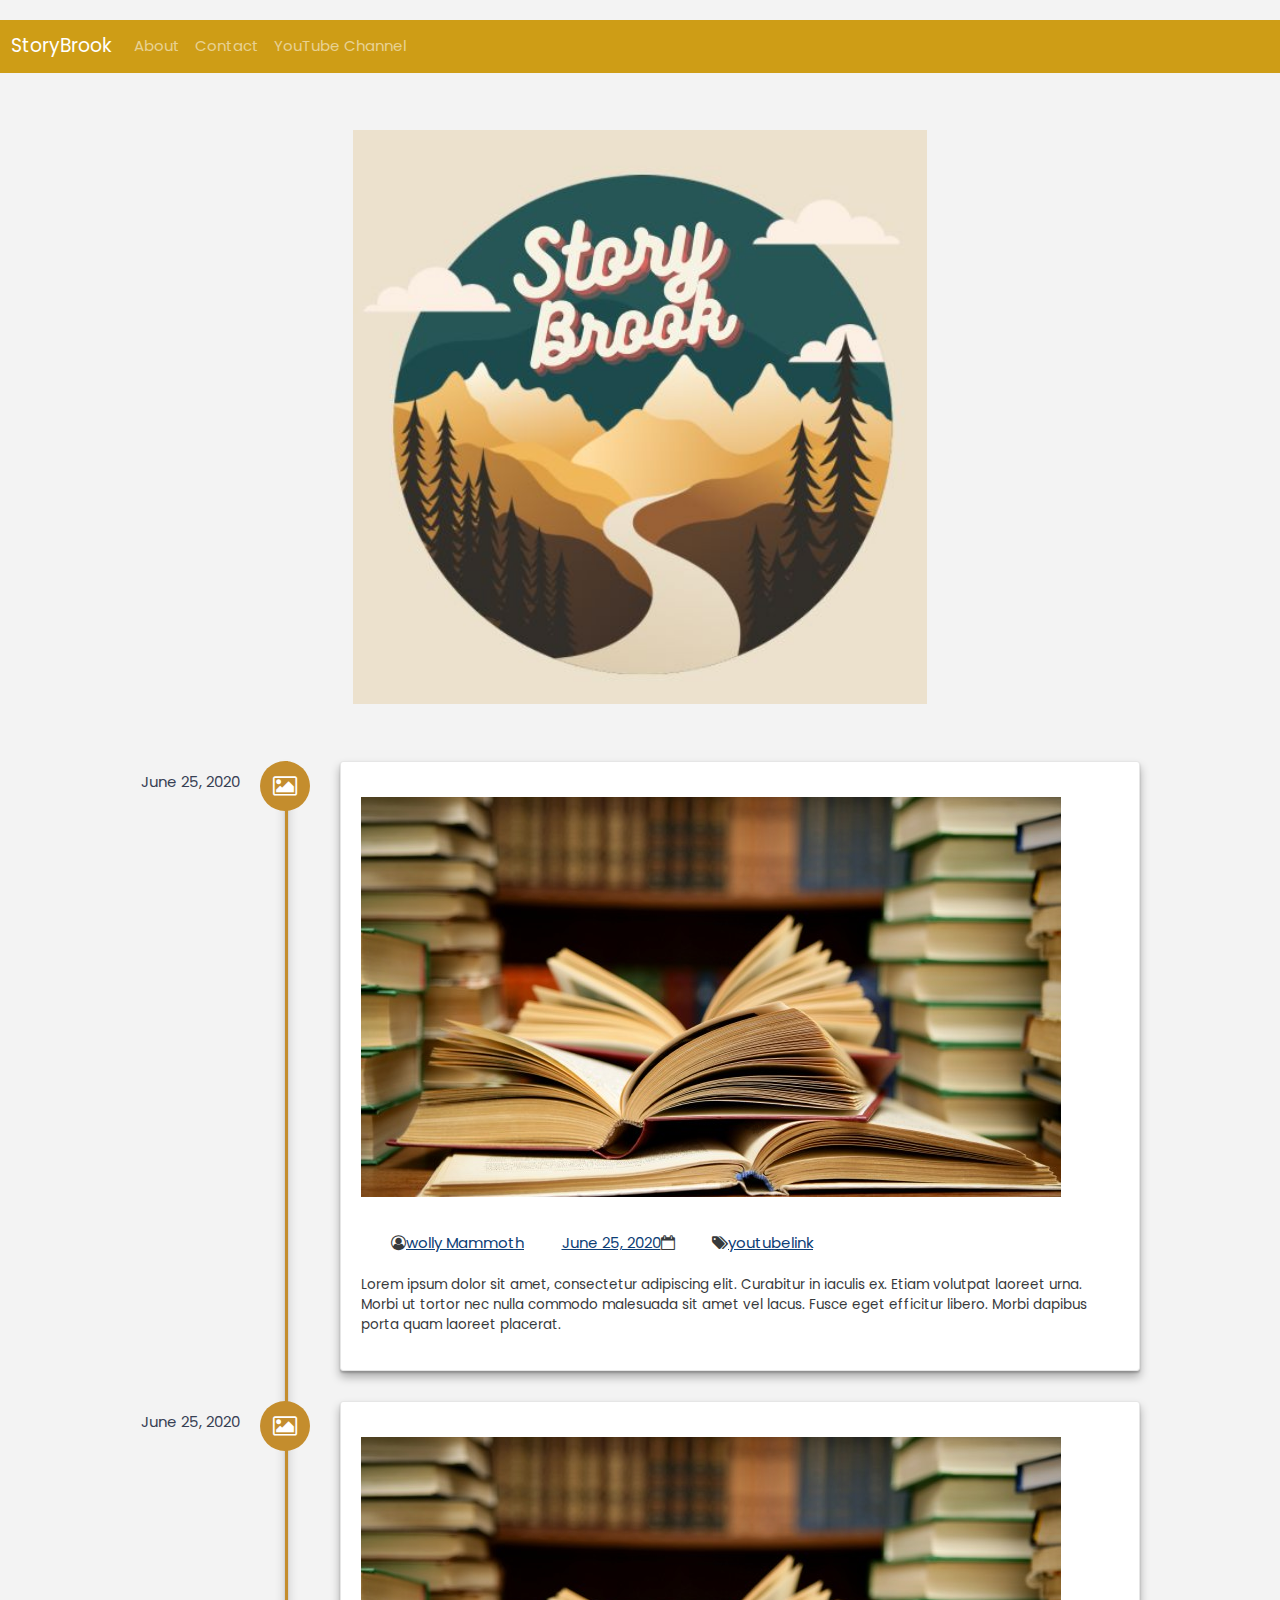
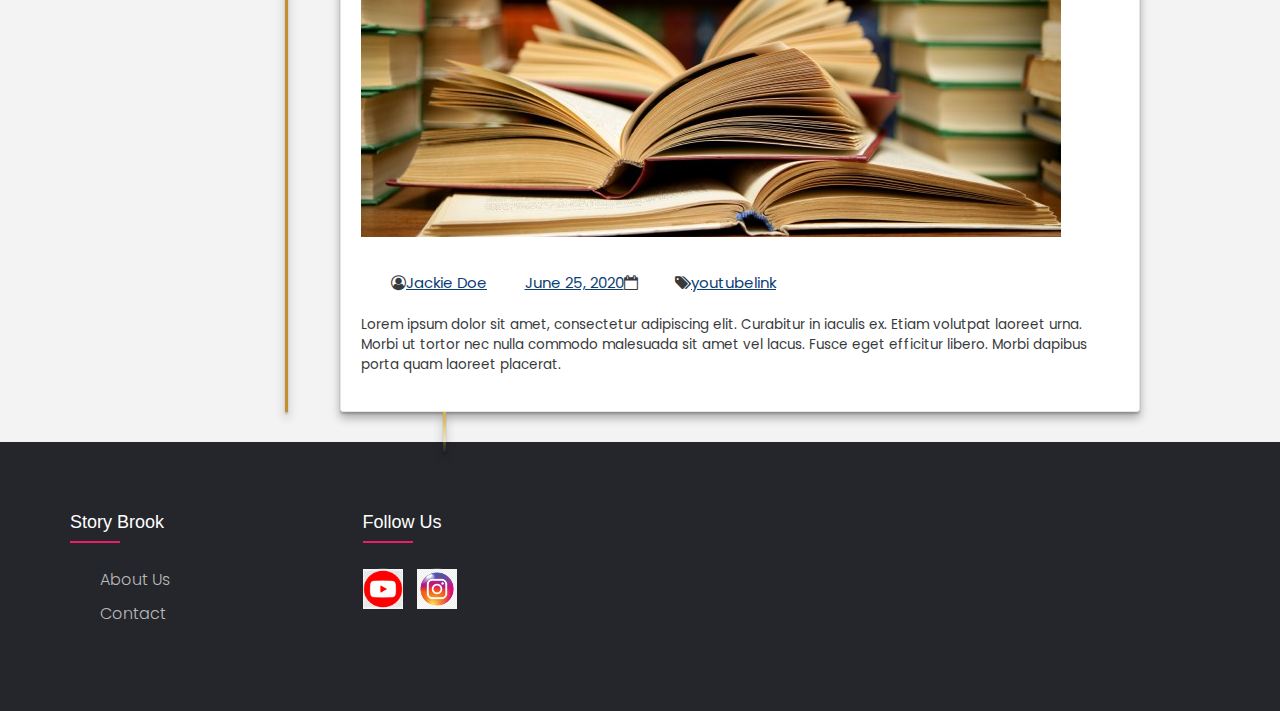
<file: index.html>
<!DOCTYPE html>
<html lang="en">
<!-- https://ginafabienne.github.io/StoryBrook/ -->

<head>
    <meta charset="UTF-8">
    <meta http-equiv="X-UA-Compatible" content="IE=edge">
    <meta name="viewport" content="width=device-width, initial-scale=1.0">
    <link rel="stylesheet" href="https://www.w3schools.com/w3css/4/w3.css">
    <link rel="stylesheet" href="https://cdnjs.cloudflare.com/ajax/libs/font-awesome/4.7.0/css/font-awesome.min.css">
    <link rel="stylesheet" href="css/bootstrap.css">
    <link rel="stylesheet" href="css/custom.css">
    <title>StoryBrook</title>
    <script type="text/javascript" src="js/preloadScript.js"></script>
</head>

<body>
    <nav class="navbar navbar-expand-lg navbar-dark custom-navbar-background">
        <div class="container-fluid">
            <a class="navbar-brand" href="index.html">StoryBrook</a>
            <button class="navbar-toggler" type="button" data-bs-toggle="collapse" data-bs-target="#navbarColor01"
                aria-controls="navbarColor01" aria-expanded="false" aria-label="Toggle navigation">
                <span class="navbar-toggler-icon"></span>
            </button>
            <div class="collapse navbar-collapse" id="navbarColor01">
                <ul class="navbar-nav me-auto">
                    <li class="nav-item">
                        <a class="nav-link " href="about.html">About</a>
                    </li>
                    <li class="nav-item">
                        <a class="nav-link" href="contact.html">Contact</a>
                    </li>
                    <li class="nav-item">
                        <a class="nav-link" href="https://www.youtube.com/@StorybrookDev">YouTube Channel</a>
                    </li>
                </ul>
            </div>
        </div>
    </nav>


    <div class="container">
        <img src="img/channels4_profile.jpg" alt="" class="main-icon-custome center ">
    </div>


    <div class="container mb80">
        <div id="article_link" class="page-timeline">

        </div>
    </div>

    <footer class="footer">
        <div class="container">
            <div class="row">
                <div class="footer-col">
                    <h4>Story Brook</h4>
                    <ul>
                        <li><a href="about.html">about us</a></li>
                        <li><a href="contact.html">Contact</a></li>

                    </ul>
                </div>
                <!--
                <div class="footer-col">
                    <h4>get help</h4>
                    <ul>
                        <li><a href="#">FAQ</a></li>
                        <li><a href="#">shipping</a></li>
                        <li><a href="#">returns</a></li>
                        <li><a href="#">order status</a></li>
                        <li><a href="#">payment options</a></li>
                    </ul>
                </div>
                <div class="footer-col">
                    <h4>online shop</h4>
                    <ul>
                        <li><a href="#">watch</a></li>
                        <li><a href="#">bag</a></li>
                        <li><a href="#">shoes</a></li>
                        <li><a href="#">dress</a></li>
                    </ul>
                </div>
            -->
                <div class="footer-col">
                    <h4>follow us</h4>
                    <div class="social-links">
                        <a href="https://www.youtube.com/@StorybrookDev">
                            <img src="img/icon/youtube.png" alt="" width="40" height="40" class="">
                        </a>
                        <a href="#">
                            <img src="img/icon/Instagram-icon-PNG.png" alt="" width="40" height="40" class="">
                        </a>
                    </div>
                </div>
            </div>
        </div>
    </footer>
    <script type="text/javascript" src="js/script.js"></script>
</body>

</html>
</file>
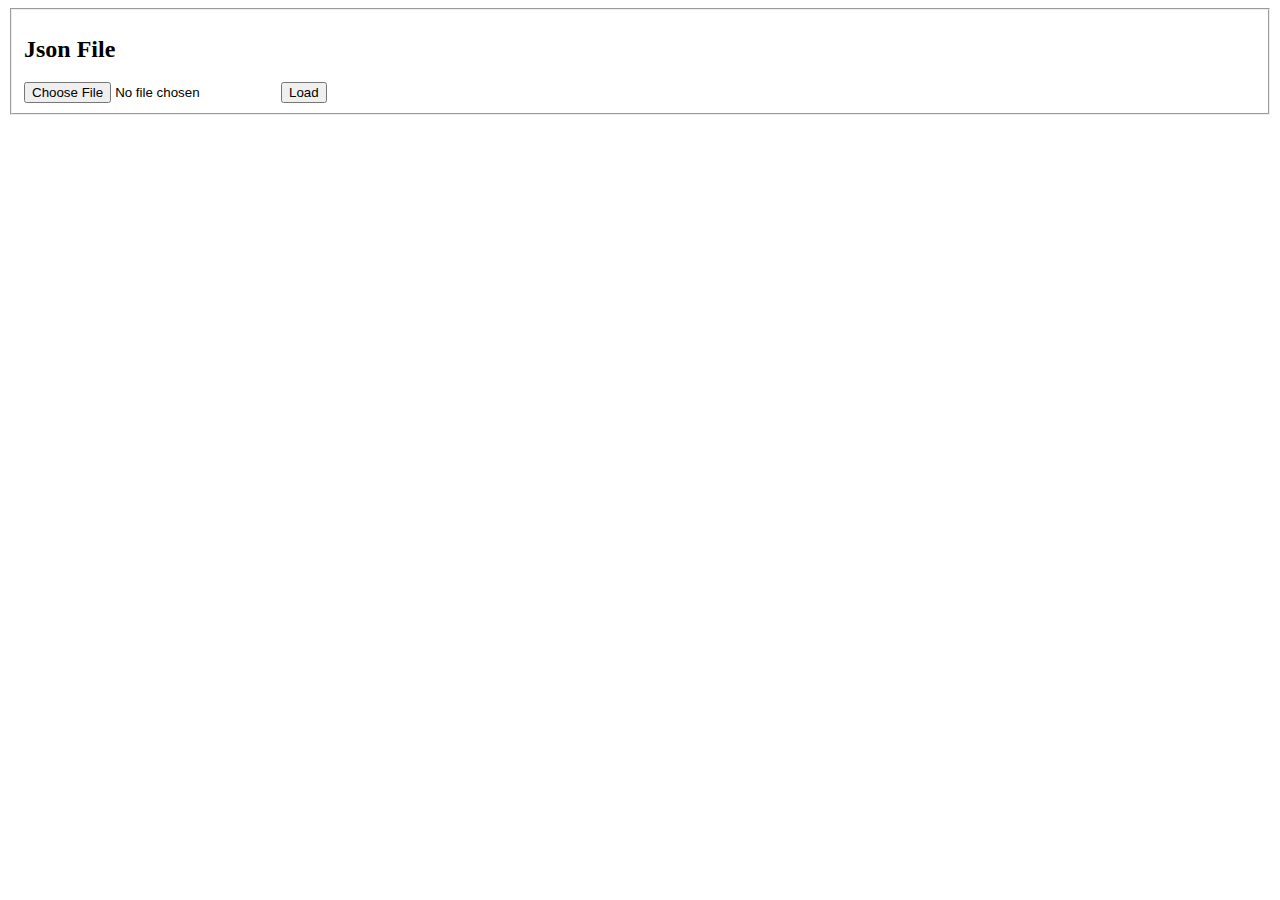
<file: test.html>
<html>

<body>

    <form id="jsonFile" name="jsonFile" enctype="multipart/form-data" method="post">

        <fieldset>
            <h2>Json File</h2>
            <input type='file' id='fileinput'>
            <input type='button' id='btnLoad' value='Load' onclick='loadFile();'>
        </fieldset>
    </form>


    <script type="text/javascript">

        function loadFile() {
            var input, file, fr;

            if (typeof window.FileReader !== 'function') {
                alert("The file API isn't supported on this browser yet.");
                return;
            }

            input = document.getElementById('fileinput');
            console.log(input);
            console.log(typeof (input));
            console.log(input.files[0]);
            if (!input) {
                alert("Um, couldn't find the fileinput element.");
            }
            else if (!input.files) {
                alert("This browser doesn't seem to support the `files` property of file inputs.");
            }
            else if (!input.files[0]) {
                alert("Please select a file before clicking 'Load'");
            }
            else {
                file = input.files[0];
                //file = "data/data.json";
                fr = new FileReader();
                fr.onload = receivedText;
                fr.readAsText(file);
                //fr.readAsText("data/data.json");
            }

            function receivedText(e) {
                console.log(e)
                let lines = e.target.result;
                var newArr = JSON.parse(lines);
                console.log(newArr['data'][0]['name'])
                console.log(JSON.stringify(newArr))
            }
        }
    </script>

</body>

</html>
</file>
<file: css/custom.css>
@import url('https://fonts.googleapis.com/css2?family=Poppins:wght@300;400;500;600;700&display=swap');
body{
    line-height: 1.5;
    font-family: 'Poppins', sans-serif;
    margin-top:20px;
    background:#f3f3f3;
}
*{
    margin:0;
    padding:0;
    box-sizing: border-box;
}
.container{
    max-width: 1170px;
    margin:auto;
}
.row{
    display: flex;
    flex-wrap: wrap;
}
ul{
    list-style: none;
}
.footer{
    background-color: #24262b;
    padding: 70px 0;
}
.footer-col{
    width: 25%;
    padding: 0 15px;
}
.footer-col h4{
    font-size: 18px;
    color: #ffffff;
    text-transform: capitalize;
    margin-bottom: 35px;
    font-weight: 500;
    position: relative;
}
.footer-col h4::before{
    content: '';
    position: absolute;
    left:0;
    bottom: -10px;
    background-color: #e91e63;
    height: 2px;
    box-sizing: border-box;
    width: 50px;
}
.footer-col ul li:not(:last-child){
    margin-bottom: 10px;
}
.footer-col ul li a{
    font-size: 16px;
    text-transform: capitalize;
    color: #ffffff;
    text-decoration: none;
    font-weight: 300;
    color: #bbbbbb;
    display: block;
    transition: all 0.3s ease;
}
.footer-col ul li a:hover{
    color: #ffffff;
    padding-left: 8px;
}
.footer-col .social-links a{
    display: inline-block;
    height: 40px;
    width: 40px;
    background-color: rgba(255,255,255,0.2);
    margin:0 10px 10px 0;
    text-align: center;
    line-height: 40px;
    border-radius: 50%;
    color: #ffffff;
    transition: all 0.5s ease;
}
.footer-col .social-links a:hover{
    color: #24262b;
    background-color: #ffffff;
}

/*responsive*/
@media(max-width: 767px){
    .footer-col{
        width: 50%;
        margin-bottom: 30px;
}
}
@media(max-width: 574px){
    .footer-col{
        width: 100%;
}
}
/*
Timeline
*/
.custom-navbar-background {
    background:#ce9d16;
}
.custom-navbar-background-text {
    color:#000000
}
.main-icon-custome {
    position:relative;
    display: block;
    margin-top: 5%;
    margin-bottom: 5%;
    margin-left: auto;
    margin-right: auto;
    width: 50%;
    max-width: 80%;

}

.page-timeline {
    margin: 30px auto 0 auto;
    position: relative;
    max-width: 1000px;
}

.page-timeline:before {
    position: absolute;
    content: '';
    top: 0;
    bottom: 0;
    left: 14.5%;
    right: auto;
    height: 100%;
    width: 3px;
    background: #c48d2d;
    z-index: 0;

        -webkit-box-shadow: 0 2px 2px 0 rgba(0,0,0,0.2),0 6px 10px 0 rgba(0,0,0,0.3);
    box-shadow: 0 2px 2px 0 rgba(0,0,0,0.2),0 6px 10px 0 rgba(0,0,0,0.3);
}

.page-timeline:after {
    position: absolute;
    content: '';
    width: 3px;
    height: 40px;
    background: #ddbd3c;
    background: -webkit-linear-gradient(top, #ddbd3c, rgba(52, 152, 219, 0));
    background: linear-gradient(to bottom, #d8b341, rgba(52, 152, 219, 0));
    top: 100%;
    left: 303px;
    
        -webkit-box-shadow: 0 2px 2px 0 rgba(0,0,0,0.2),0 6px 10px 0 rgba(0,0,0,0.3);
    box-shadow: 0 2px 2px 0 rgba(0,0,0,0.2),0 6px 10px 0 rgba(0,0,0,0.3);
}

.vtimeline-content {
    margin-left: 20%;
    background: #fff;
    border: 1px solid #e6e6e6;
    padding: 35px 20px;
    border-radius: 3px;
    text-align: left;
    
    -webkit-box-shadow: 0 2px 2px 0 rgba(0,0,0,0.2),0 6px 10px 0 rgba(0,0,0,0.3);
    box-shadow: 0 2px 2px 0 rgba(0,0,0,0.2),0 6px 10px 0 rgba(0,0,0,0.3);
}

.vtimeline-content h3 {
    font-size: 1.5em;
    font-weight: 600;
    display: inline-block;
    margin: 0;
}

.vtimeline-content p {
    font-size: 0.9em;
    margin: 0;
}

.vtimeline-point {
    position: relative;
    display: block;
    vertical-align: top;
    margin-bottom: 30px;
}

.vtimeline-icon {
    position: relative;
    color: #fff;
    width: 50px;
    height: 50px;
    background: #c48d2d;
    border-radius: 50%;
    float: left;
    text-align: center;
    line-height: 50px;
    z-index: 99;
    margin-left: 12%;
}

.vtimeline-icon i {
    display: block;
    font-size: 1.5em;
    line-height: 50px;
    
}

.vtimeline-date {
    width: 10%;
    text-align: right;
    position: absolute;
    left: 0;
    top: 10px;
    font-weight: 400;
    color: #374054;
}
.post-meta {
    padding-top: 15px;
    margin-bottom: 20px;
}
.post-meta li:not(:last-child) {
    margin-right: 10px;
}
h3 {
    font-family: "Montserrat", sans-serif;
    color: #252525;
    font-weight: 700;
    font-variant-ligatures: common-ligatures;
    margin-top: 0;
    letter-spacing: -0.2px;
    line-height: 1.3;
}
.mb20 {
    margin-bottom: 20px !important;
}
</file>
